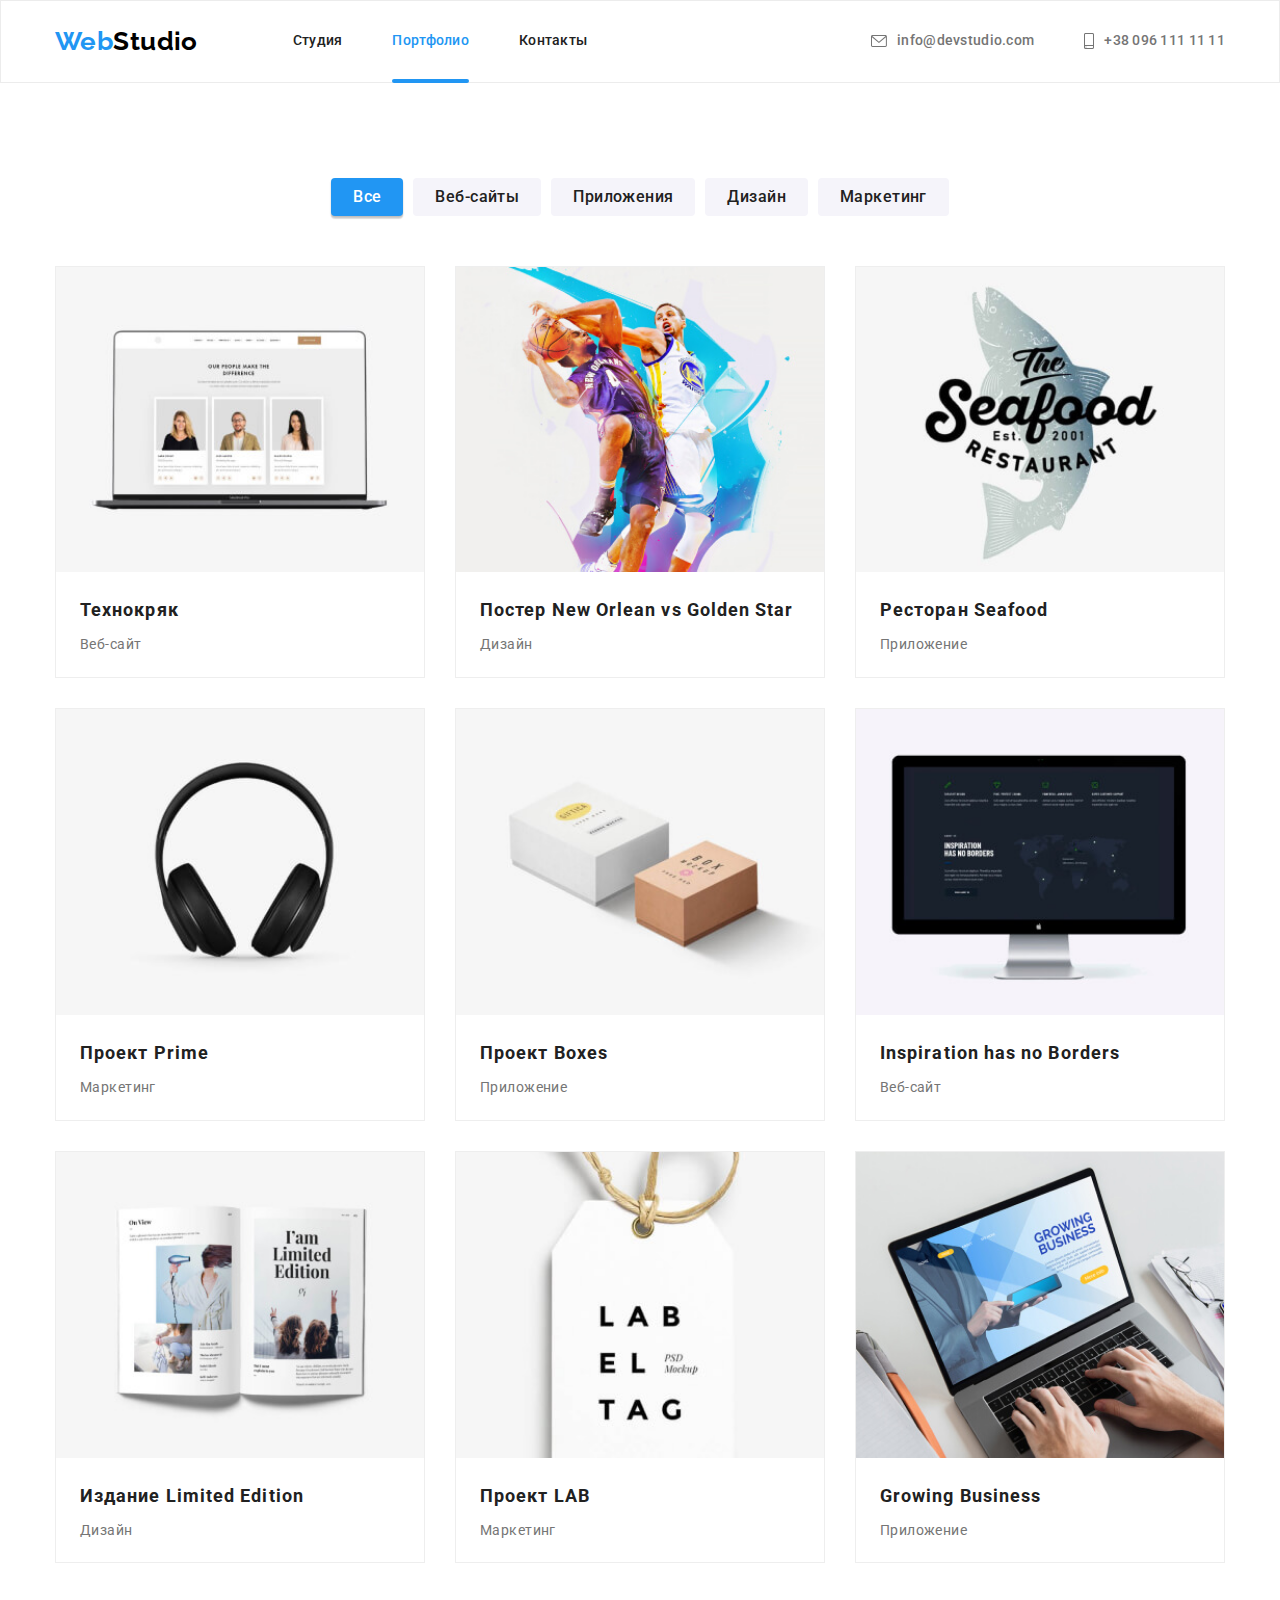
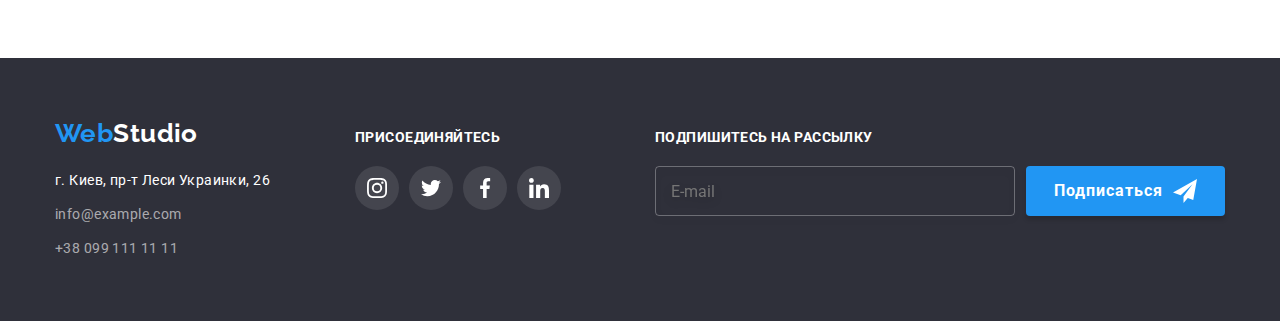
<file: portfolio/portfolio.html>
<!DOCTYPE html>
<html lang="ru">
  <head>
    <meta charset="UTF-8" />
    <meta http-equiv="X-UA-Compatible" content="IE=edge" />
    <meta name="viewport" content="width=device-width, initial-scale=1.0" />
    <title>Portfolio</title>
    <link rel="preconnect" href="https://fonts.gstatic.com" />
    <link
      href="https://fonts.googleapis.com/css2?family=Raleway:wght@700&family=Roboto:wght@400;500;700;900&display=swap"
      rel="stylesheet"
    />
    <link
      rel="stylesheet"
      href="https://cdnjs.cloudflare.com/ajax/libs/modern-normalize/1.0.0/modern-normalize.css"
    />
    <link rel="stylesheet" href="../css/main.css" />
  </head>
  <body>
    <!-- Шапка портфолио -->
    <header class="head">
      <div class="container head__container">
        <nav class="nav">
          <a class="logo head__logo" lang="en" href="">
            <span>Web</span>Studio</a
          >
          <ul class="menu list">
            <li class="menu__item">
              <a class="link head__link nav__link" href="../index.html"
                >Студия</a
              >
            </li>
            <li class="menu__item">
              <a class="current-page" href="">Портфолио</a>
            </li>
            <li class="menu__item">
              <a class="link head__link nav__link" href="">Контакты</a>
            </li>
          </ul>
        </nav>
        <ul class="tel-mail list">
          <li class="tel-mail__item">
            <a
              class="tel-mail__link link head__link tel-mail__link--mail"
              href="mailto:info@devstudio.com"
            >
              <svg class="tel-mail__icon" width="16px" height="12px">
                <use href="../images/icons/sprite.svg#icon-envelope"></use>
              </svg>
              info@devstudio.com</a
            >
          </li>
          <li class="tel-mail__item">
            <a class="tel-mail__link link head__link tel-mail__link--tel" href="tel:+380961111111">
              <svg class="tel-mail__icon" width="10px" height="16px">
                <use href="../images/icons/sprite.svg#icon-smartphone"></use>
              </svg>
              +38 096 111 11 11</a
            >
          </li>
        </ul>
        <button class="mobile-menu__btn" data-menu-button>
        <svg class="mobile-menu__btn--icon cursors" width="40" height="40">
          <use class="mobile-menu__btn--icon-menu" href="../images/icons/sprite.svg#icon-menu"></use>
          <use class="mobile-menu__btn--icon-close" href="../images/icons/sprite.svg#icon-drop-cross"></use>
        </svg>
      </button>
      </div>
      
    
    <div class="mobile-menu" data-menu>
        <ul class="mobile-menu__list list">
          <li class="mobile-menu__item">
            <a class="link" href="../index.html">Студия</a>
          </li>
          <li class="mobile-menu__item mobile-menu__current-page">
            <a
              class="link"
              href=""
              >Портфолио</a
            >
          </li>
          <li class="mobile-menu__item">
            <a class="link" href="">Контакты</a>
          </li>
        </ul>
        <ul class="mobile-tel-mail list">
          <li class="mobile-tel-mail__item--tel">
            <a class="tel-mail__link link" href="tel:+380961111111">
              
              +38 096 111 11 11</a
            >
          </li>
          <li class="mobile-tel-mail__item--mail">
            <a
              class="tel-mail__link link "
              href="mailto:info@devstudio.com"
            >
              
              info@devstudio.com</a
            >
          </li>
        </ul>
        <ul class="mobile-socials__list list">
          <li class="mobile-socials__item"><a href="" class="link mobile-socials__link">Instagram</a></li>
          <li class="mobile-socials__item"><a href="" class="link mobile-socials__link">Twitter</a></li>
          <li class="mobile-socials__item"><a href="" class="link mobile-socials__link">Facebook</a></li>
          <li class="mobile-socials__item"><a href="" class="link mobile-socials__link">LinkedIn</a></li>
        </ul>
    </div>
    </header>
    <!-- уникальный сектор портфолио -->
    <main>
      <section class="section portfolio">
        <div class="container">
          <h1 class="visually-hidden">Фильтр</h1>

          <ul class="list filter">
            <li class="filter__menu">
              <button class="filter__btn cursors default-btn" type="button">
                Все
              </button>
            </li>
            <li class="filter__menu">
              <button class="filter__btn cursors" type="button">
                Веб-сайты
              </button>
            </li>
            <li class="filter__menu">
              <button class="filter__btn cursors" type="button">
                Приложения
              </button>
            </li>
            <li class="filter__menu">
              <button class="filter__btn cursors" type="button">Дизайн</button>
            </li>
            <li class="filter__menu">
              <button class="filter__btn cursors" type="button">
                Маркетинг
              </button>
            </li>
          </ul>

          <ul class="list card-set">
            <li class="filter__item">
              <a href="" class="filter__link">
                <div class="overlay__container">
                  <picture>
                
                    <source srcset="../images/mobile/portfolio/portfolio1.jpg 1x, ../images/mobile/portfolio/portfolio1@2x.jpg 2x" media="(max-width: 767.98px)"/>
                    <source srcset="../images/tablet/portfolio/portfolio1.jpg 1x, ../images/tablet/portfolio/portfolio1@2x.jpg 2x" media="(min-width: 768px)"/>
                    <source srcset="../images/desktop/portfolio/portfolio1.jpg 1x, ../images/desktop/portfolio/portfolio1@2x.jpg 2x" media="(min-width: 1200px)"/>
                    <img src="../images/desktop/portfolio/portfolio1.jpg" width="370" alt="Ноутбук" />
                  </picture>
                  
                  <div class="overlay__txt--container">
                    <p class="overlay__txt">
                      Технокряк это современная площадка распространения
                      коронавируса. Компании используют эту платформу для
                      цифрового шпионажа и атак на защищённые сервера
                      конкурентов.
                    </p>
                  </div>
                </div>
                <div class="suggestion">
                  <h3 class="suggestion__title">Технокряк</h3>
                  <p>Веб-сайт</p>
                </div></a
              >
            </li>
            <li class="filter__item">
              <a href="" class="filter__link">
                <div class="overlay__container">
                  <picture>
                
                    <source srcset="../images/mobile/portfolio/portfolio2.jpg 1x, ../images/mobile/portfolio/portfolio2@2x.jpg 2x" media="(max-width: 767.98px)"/>
                    <source srcset="../images/tablet/portfolio/portfolio2.jpg 1x, ../images/tablet/portfolio/portfolio2@2x.jpg 2x" media="(min-width: 768px)"/>
                    <source srcset="../images/desktop/portfolio/portfolio2.jpg 1x, ../images/desktop/portfolio/portfolio2@2x.jpg 2x" media="(min-width: 1200px)"/>
                    <img
                    src="../images/desktop/portfolio/portfolio2.jpg"
                    width="370"
                    alt="Два баскетболиста"
                  />
                  </picture>
                  
                  <div class="overlay__txt--container">
                    <p class="overlay__txt">
                      Технокряк это современная площадка распространения
                      коронавируса. Компании используют эту платформу для
                      цифрового шпионажа и атак на защищённые сервера
                      конкурентов.
                    </p>
                  </div>
                </div>
                <div class="suggestion">
                  <h3 class="suggestion__title">
                    Постер New Orlean vs Golden Star
                  </h3>
                  <p>Дизайн</p>
                </div></a
              >
            </li>
            <li class="filter__item">
              <a href="" class="filter__link">
                <div class="overlay__container">
                  <picture>
                
                    <source srcset="../images/mobile/portfolio/portfolio3.jpg 1x, ../images/mobile/portfolio/portfolio3@2x.jpg 2x" media="(max-width: 767.98px)"/>
                    <source srcset="../images/tablet/portfolio/portfolio3.jpg 1x, ../images/tablet/portfolio/portfolio3@2x.jpg 2x" media="(min-width: 768px)"/>
                    <source srcset="../images/desktop/portfolio/portfolio3.jpg 1x, ../images/desktop/portfolio/portfolio3@2x.jpg 2x" media="(min-width: 1200px)"/>
                    <img src="../images/desktop/portfolio/portfolio3.jpg" width="370" alt="Рыба" />
                  </picture>
                  
                  <div class="overlay__txt--container">
                    <p class="overlay__txt">
                      Технокряк это современная площадка распространения
                      коронавируса. Компании используют эту платформу для
                      цифрового шпионажа и атак на защищённые сервера
                      конкурентов.
                    </p>
                  </div>
                </div>
                <div class="suggestion">
                  <h3 class="suggestion__title">Ресторан Seafood</h3>
                  <p>Приложение</p>
                </div></a
              >
            </li>
            <li class="filter__item">
              <a href="" class="filter__link">
                <div class="overlay__container">
                  <picture>
                
                    <source srcset="../images/mobile/portfolio/portfolio4.jpg 1x, ../images/mobile/portfolio/portfolio4@2x.jpg 2x" media="(max-width: 767.98px)"/>
                    <source srcset="../images/tablet/portfolio/portfolio4.jpg 1x, ../images/tablet/portfolio/portfolio4@2x.jpg 2x" media="(min-width: 768px)"/>
                    <source srcset="../images/desktop/portfolio/portfolio4.jpg 1x, ../images/desktop/portfolio/portfolio4@2x.jpg 2x" media="(min-width: 1200px)"/>
                    <img src="../images/desktop/portfolio/portfolio4.jpg" width="370" alt="Наушники" />
                  </picture>
                  
                  <div class="overlay__txt--container">
                    <p class="overlay__txt">
                      Технокряк это современная площадка распространения
                      коронавируса. Компании используют эту платформу для
                      цифрового шпионажа и атак на защищённые сервера
                      конкурентов.
                    </p>
                  </div>
                </div>
                <div class="suggestion">
                  <h3 class="suggestion__title">Проект Prime</h3>
                  <p>Маркетинг</p>
                </div></a
              >
            </li>
            <li class="filter__item">
              <a href="" class="filter__link">
                <div class="overlay__container">
                  <picture>
                
                    <source srcset="../images/mobile/portfolio/portfolio5.jpg 1x, ../images/mobile/portfolio/portfolio5@2x.jpg 2x" media="(max-width: 767.98px)"/>
                    <source srcset="../images/tablet/portfolio/portfolio5.jpg 1x, ../images/tablet/portfolio/portfolio5@2x.jpg 2x" media="(min-width: 768px)"/>
                    <source srcset="../images/desktop/portfolio/portfolio5.jpg 1x, ../images/desktop/portfolio/portfolio5@2x.jpg 2x" media="(min-width: 1200px)"/>
                    <img
                    src="../images/desktop/portfolio/portfolio5.jpg"
                    width="370"
                    alt="Две коробки"
                  />
                  </picture>
                  
                  <div class="overlay__txt--container">
                    <p class="overlay__txt">
                      Технокряк это современная площадка распространения
                      коронавируса. Компании используют эту платформу для
                      цифрового шпионажа и атак на защищённые сервера
                      конкурентов.
                    </p>
                  </div>
                </div>
                <div class="suggestion">
                  <h3 class="suggestion__title">Проект Boxes</h3>
                  <p>Приложение</p>
                </div></a
              >
            </li>
            <li class="filter__item">
              <a href="" class="filter__link">
                <div class="overlay__container">
                  <picture>
                
                    <source srcset="../images/mobile/portfolio/portfolio6.jpg 1x, ../images/mobile/portfolio/portfolio6@2x.jpg 2x" media="(max-width: 767.98px)"/>
                    <source srcset="../images/tablet/portfolio/portfolio6.jpg 1x, ../images/tablet/portfolio/portfolio6@2x.jpg 2x" media="(min-width: 768px)"/>
                    <source srcset="../images/desktop/portfolio/portfolio6.jpg 1x, ../images/desktop/portfolio/portfolio6@2x.jpg 2x" media="(min-width: 1200px)"/>
                    <img src="../images/desktop/portfolio/portfolio6.jpg" width="370" alt="Экран" />
                  </picture>
                  
                  <div class="overlay__txt--container">
                    <p class="overlay__txt">
                      Технокряк это современная площадка распространения
                      коронавируса. Компании используют эту платформу для
                      цифрового шпионажа и атак на защищённые сервера
                      конкурентов.
                    </p>
                  </div>
                </div>
                <div class="suggestion">
                  <h3 class="suggestion__title" lang="en">
                    Inspiration has no Borders
                  </h3>
                  <p>Веб-сайт</p>
                </div></a
              >
            </li>
            <li class="filter__item">
              <a href="" class="filter__link">
                <div class="overlay__container">
                  <picture>
                
                    <source srcset="../images/mobile/portfolio/portfolio7.jpg 1x, ../images/mobile/portfolio/portfolio7@2x.jpg 2x" media="(max-width: 767.98px)"/>
                    <source srcset="../images/tablet/portfolio/portfolio7.jpg 1x, ../images/tablet/portfolio/portfolio7@2x.jpg 2x" media="(min-width: 768px)"/>
                    <source srcset="../images/desktop/portfolio/portfolio7.jpg 1x, ../images/desktop/portfolio/portfolio7@2x.jpg 2x" media="(min-width: 1200px)"/>
                    <img src="../images/desktop/portfolio/portfolio7.jpg" width="370" alt="Книга" />
                  </picture>
                  
                  <div class="overlay__txt--container">
                    <p class="overlay__txt">
                      Технокряк это современная площадка распространения
                      коронавируса. Компании используют эту платформу для
                      цифрового шпионажа и атак на защищённые сервера
                      конкурентов.
                    </p>
                  </div>
                </div>
                <div class="suggestion">
                  <h3 class="suggestion__title">Издание Limited Edition</h3>
                  <p>Дизайн</p>
                </div></a
              >
            </li>
            <li class="filter__item">
              <a href="" class="filter__link">
                <div class="overlay__container">
                  <picture>
                
                    <source srcset="../images/mobile/portfolio/portfolio8.jpg 1x, ../images/mobile/portfolio/portfolio8@2x.jpg 2x" media="(max-width: 767.98px)"/>
                    <source srcset="../images/tablet/portfolio/portfolio8.jpg 1x, ../images/tablet/portfolio/portfolio8@2x.jpg 2x" media="(min-width: 768px)"/>
                    <source srcset="../images/desktop/portfolio/portfolio8.jpg 1x, ../images/desktop/portfolio/portfolio8@2x.jpg 2x" media="(min-width: 1200px)"/>
                    <img
                    src="../images/desktop/portfolio/portfolio8.jpg"
                    width="370"
                    alt="Какая-то хрень"
                  />
                  </picture>
                  
                  <div class="overlay__txt--container">
                    <p class="overlay__txt">
                      Технокряк это современная площадка распространения
                      коронавируса. Компании используют эту платформу для
                      цифрового шпионажа и атак на защищённые сервера
                      конкурентов.
                    </p>
                  </div>
                </div>
                <div class="suggestion">
                  <h3 class="suggestion__title">Проект LAB</h3>
                  <p>Маркетинг</p>
                </div></a
              >
            </li>
            <li class="filter__item">
              <a href="" class="filter__link">
                <div class="overlay__container">
                  <picture>
                
                    <source srcset="../images/mobile/portfolio/portfolio9.jpg 1x, ../images/mobile/portfolio/portfolio9@2x.jpg 2x" media="(max-width: 767.98px)"/>
                    <source srcset="../images/tablet/portfolio/portfolio9.jpg 1x, ../images/tablet/portfolio/portfolio9@2x.jpg 2x" media="(min-width: 768px)"/>
                    <source srcset="../images/desktop/portfolio/portfolio9.jpg 1x, ../images/desktop/portfolio/portfolio9@2x.jpg 2x" media="(min-width: 1200px)"/>
                    <img
                    src="../images/desktop/portfolio/portfolio9.jpg"
                    width="370"
                    alt=" Ноутбук и крепкие, мужские руки"
                  />
                  </picture>
                  
                  <div class="overlay__txt--container">
                    <p class="overlay__txt">
                      Технокряк это современная площадка распространения
                      коронавируса. Компании используют эту платформу для
                      цифрового шпионажа и атак на защищённые сервера
                      конкурентов.
                    </p>
                  </div>
                </div>
                <div class="suggestion">
                  <h3 class="suggestion__title">Growing Business</h3>
                  <p>Приложение</p>
                </div></a
              >
            </li>
          </ul>
        </div>
      </section>
    </main>
    <!-- низ страницы -->
    <footer class="dark-bg footer">
      <div class="container footer__container">
        <div class="footer__container--small">
          <div class="info-about">
            <a class="link logo footer__logo" lang="en" href="">
              <span>Web</span>Studio</a
            >
            <address class="address">
              <a
                class="link address__link"
                href="https://goo.gl/maps/kLFrnwB74S1Tniot8"
                >г. Киев, пр-т Леси Украинки, 26</a
              >
              <ul class="list">
                <li class="address__item">
                  <a class="link" href="mailto:info@example.com"
                    >info@example.com</a
                  >
                </li>
                <li class="address__item">
                  <a class="link" href="tel:+380991111111">+38 099 111 11 11</a>
                </li>
              </ul>
            </address>
          </div>
          <div class="join">
            <p class="title--uppercase">Присоединяйтесь</p>
            <ul class="list footer__socials">
              <li class="footer__socials__item">
                <a
                  href=""
                  class="footer__socials__icon--link"
                  target="_blank"
                  rel="noopener noreferrer"
                >
                  <svg class="footer__socials__icon--svg">
                    <use href="../images/icons/sprite.svg#icon-instagram"></use>
                  </svg>
                </a>
              </li>
              <li class="footer__socials__item">
                <a
                  href=""
                  class="footer__socials__icon--link"
                  target="_blank"
                  rel="noopener noreferrer"
                >
                  <svg class="footer__socials__icon--svg">
                    <use href="../images/icons/sprite.svg#icon-twitter"></use>
                  </svg>
                </a>
              </li>
              <li class="footer__socials__item">
                <a
                  href=""
                  class="footer__socials__icon--link"
                  target="_blank"
                  rel="noopener noreferrer"
                >
                  <svg class="footer__socials__icon--svg">
                    <use href="../images/icons/sprite.svg#icon-facebook"></use>
                  </svg>
                </a>
              </li>
              <li class="footer__socials__item">
                <a
                  href=""
                  class="footer__socials__icon--link"
                  target="_blank"
                  rel="noopener noreferrer"
                >
                  <svg class="footer__socials__icon--svg">
                    <use href="../images/icons/sprite.svg#icon-linkedin"></use>
                  </svg>
                </a>
              </li>
            </ul>
          </div>
        </div>
        <div class="subscribe">
          <p class="title--uppercase">Подпишитесь на рассылку</p>
          <form class="subscribe__form">
            <input
              type="email"
              name="user-mail"
              placeholder="E-mail"
              class="subscribe__field"
            />
            <button class="button cursors subscribe__btn" type="submit">
              Подписаться
              <svg class="subscribe__svg">
                <use href="../images/icons/sprite.svg#icon-send"></use>
              </svg>
            </button>
          </form>
        </div>
      </div>
    </footer>
    <script src="../js/menu.js" ></script>
  </body>
</html>
</file>
<file: css/main.css>
:root {
  --accent-color: #2196f3;
  --titles-color: #212121;
  --main-text-color: #757575;
  --dark-bg-text: #ffffff;
  --mail-tel-color: rgba(255, 255, 255, 0.6);
  --logo-black-cl: #000000;
  --icons-fill: #afb1b8;
  --dark-background: #2f303a;
  --second-background: #f5f4fa;
  --main-font: "Roboto", sans-serif;
  --logo-font: "Raleway", sans-serif;
}

html {
  box-sizing: border-box;
}

*,
*::before,
*::after {
  box-sizing: inherit;
}

body {
  font-family: var(--main-font);
  font-size: 14px;
  font-weight: 400;
  line-height: 1.71;
  letter-spacing: 0.03em;
  color: var(--main-text-color);
}

img {
  display: block;
  width: 100%;
  height: auto;
}

h1,
h2,
h3,
h4,
h5,
h6,
p {
  margin: 0;
}

.visually-hidden {
  position: absolute !important;
  clip: rect(1px 1px 1px 1px);
  clip: rect(1px, 1px, 1px, 1px);
  padding: 0 !important;
  border: 0 !important;
  height: 1px !important;
  width: 1px !important;
  overflow: hidden;
}

.link {
  color: inherit;
  text-decoration: none;
  transition-property: color;
  transition-duration: 250ms;
  transition-timing-function: cubic-bezier(0.4, 0, 0.2, 1);
}

.link:hover, .link:focus {
  color: var(--accent-color);
}

.cursors {
  cursor: pointer;
}

.list {
  list-style: none;
  margin: 0;
  padding-left: 0;
}

.container {
  width: 100%;
  padding-right: 15px;
  padding-left: 15px;
}

@media screen and (min-width: 480px) {
  .container {
    max-width: 480px;
    margin-right: auto;
    margin-left: auto;
  }
}

@media screen and (min-width: 768px) {
  .container {
    max-width: 768px;
  }
}

@media screen and (min-width: 1200px) {
  .container {
    max-width: 1200px;
  }
}

.card-set {
  display: flex;
  flex-wrap: wrap;
  margin-left: -30px;
  margin-top: -30px;
}

.item {
  margin-left: 30px;
  margin-top: 30px;
}

.address {
  font-style: inherit;
}

.address__link {
  color: var(--dark-bg-text);
}

.address__item a {
  color: var(--mail-tel-color);
}

.address__item {
  display: flex;
  justify-content: center;
  margin-top: 10px;
}

@media screen and (min-width: 1200px) {
  .address__item {
    justify-content: start;
  }
}

.menu {
  display: none;
}

@media screen and (min-width: 768px) {
  .menu {
    display: inline-flex;
  }
}

.menu__item:not(:last-child) {
  margin-right: 50px;
}

.socials {
  margin-top: 16px;
  display: inline-flex;
}

.socials__item:not(:last-child) {
  margin-right: 10px;
}

.socials__icon--link {
  display: flex;
  align-items: center;
  justify-content: center;
  width: 44px;
  height: 44px;
  border-radius: 50%;
  background-color: var(--dark-bg-text);
  transition-property: background-color;
  transition-duration: 250ms;
  transition-timing-function: cubic-bezier(0.4, 0, 0.2, 1);
}

.socials__icon--link:hover, .socials__icon--link:focus {
  background-color: var(--accent-color);
}

.socials__icon--link:hover .socials__icon--svg,
.socials__icon--link:focus .socials__icon--svg {
  fill: var(--dark-bg-text);
}

.socials__icon--svg {
  width: 20px;
  height: 20px;
  fill: var(--icons-fill);
  transition-property: fill;
  transition-duration: 250ms;
  transition-timing-function: cubic-bezier(0.4, 0, 0.2, 1);
}

.logo {
  padding-top: 25px;
  padding-bottom: 25px;
  text-decoration: none;
  color: var(--logo-black-cl);
  font-family: var(--logo-font);
  font-weight: bold;
  font-size: 24px;
  line-height: 1.19;
}

@media screen and (min-width: 1200px) {
  .logo {
    font-size: 26px;
  }
}

.logo > span {
  color: var(--accent-color);
}

.button {
  margin-right: auto;
  margin-left: auto;
  padding: 10px 32px;
  font-weight: bold;
  font-size: 16px;
  line-height: 1.87;
  display: flex;
  align-items: center;
  text-align: center;
  letter-spacing: 0.06em;
  border-style: none;
  color: var(--dark-bg-text);
  background-color: var(--accent-color);
  box-shadow: 0px 4px 4px rgba(0, 0, 0, 0.15);
  border-radius: 4px;
}

.title--uppercase {
  margin-bottom: 20px;
  font-size: 14px;
  font-weight: 700;
  line-height: 1.14;
  text-transform: uppercase;
  text-align: unset;
  color: var(--dark-bg-text);
}

.main-page-title {
  margin-bottom: 30px;
  font-weight: 900;
  font-size: 26px;
  line-height: 1.36;
  text-align: center;
  letter-spacing: 0.06em;
  text-transform: uppercase;
  color: var(--dark-bg-text);
}

@media screen and (min-width: 1200px) {
  .main-page-title {
    font-size: 44px;
  }
}

.backdrop {
  position: fixed;
  top: 0;
  left: 0;
  width: 100%;
  height: 100%;
  background: rgba(0, 0, 0, 0.2);
  overflow: auto;
  transition: visibility 250ms cubic-bezier(0.4, 0, 0.2, 1), opacity 250ms cubic-bezier(0.4, 0, 0.2, 1);
}

.modal {
  position: absolute;
  top: 50%;
  left: 50%;
  transform: translate(-50%, -50%);
  width: 100%;
  max-height: 100%;
  background-color: var(--dark-bg-text);
  padding: 40px;
  transition: tranform 250ms cubic-bezier(0.4, 0, 0.2, 1), opacity 250ms cubic-bezier(0.4, 0, 0.2, 1);
}

@media screen and (min-width: 480px) {
  .modal {
    width: 450px;
    height: 609px;
  }
}

@media screen and (min-width: 1200px) {
  .modal {
    width: 528px;
    height: 581px;
  }
}

.modal__close--btn {
  position: absolute;
  padding: 0;
  right: 8px;
  top: 8px;
  display: flex;
  align-items: center;
  justify-content: center;
  width: 30px;
  height: 30px;
  border-radius: 50%;
  border: 1px solid rgba(0, 0, 0, 0.1);
  background-color: var(--dark-bg-text);
  box-sizing: border-box;
}

.modal__close--btn:focus .modal__close--svg,
.modal__close--btn:hover .modal__close--svg {
  fill: var(--accent-color);
}

.modal__close--svg {
  fill: var(--logo-black-cl);
  width: 11px;
  height: 11px;
  border-radius: 50%;
  background-color: var(--dark-bg-text);
  transition-property: fill;
  transition-duration: 250ms;
  transition-timing-function: cubic-bezier(0.4, 0, 0.2, 1);
}

.modal__form--container {
  display: block;
  position: relative;
  width: 100%;
  height: 100%;
}

.modal__form--svg {
  position: absolute;
  left: 14px;
  top: 54%;
  display: inline-block;
  fill: var(--titles-color);
  transition-property: fill;
  transition-duration: 250ms;
  transition-timing-function: cubic-bezier(0.4, 0, 0.2, 1);
}

.modal__form--title {
  font-weight: 700;
  font-size: 20px;
  line-height: 1.15;
  text-align: center;
  color: var(--titles-color);
}

.modal__form--field {
  padding-left: 42px;
  padding-top: 4px;
  height: 40px;
  width: 100%;
  background: transparent;
  border: 1px solid rgba(33, 33, 33, 0.2);
  border-radius: 4px;
  outline: none;
  font-size: 16px;
}

.modal__form--field:-webkit-autofill, .modal__form--field:-webkit-autofill:hover, .modal__form--field:-webkit-autofill:focus {
  -webkit-text-fill-color: var(--logo-black-cl);
  -webkit-box-shadow: 0 0 0px 1000px var(--dark-bg-text) inset;
}

.modal__form--field:focus {
  border-color: var(--accent-color);
}

.modal__form--field:focus + .modal__form--svg {
  fill: var(--accent-color);
}

.modal__form--message {
  height: 120px;
  resize: none;
  padding: 12px 16px;
}

.modal__form--label {
  display: block;
  margin-top: 10px;
  font-size: 12px;
  line-height: 1.17;
  letter-spacing: 0.01em;
}

.modal__btn {
  margin-top: 30px;
}

.is-hidden {
  opacity: 0;
  visibility: hidden;
  pointer-events: none;
}

.mobile-menu {
  position: fixed;
  display: flex;
  flex-direction: column;
  top: 0;
  left: 100%;
  width: 100%;
  height: 100vh;
  padding: 50px 40px;
  background-color: var(--dark-bg-text);
  transition: 250ms cubic-bezier(0.4, 0, 0.2, 1), opacity 250ms cubic-bezier(0.4, 0, 0.2, 1);
  z-index: 99;
}

.mobile-menu.is-open {
  left: 0;
}

@media screen and (min-width: 768px) {
  .mobile-menu {
    display: none;
  }
}

.mobile-menu__list {
  margin-bottom: auto;
  font-weight: 500;
  font-size: 40px;
  line-height: 1.17;
  letter-spacing: 0.02em;
  color: var(--titles-color);
}

.mobile-menu__btn--icon-close {
  transition-property: color;
  transition-duration: 250ms;
  transition-timing-function: cubic-bezier(0.4, 0, 0.2, 1);
}

.mobile-menu__btn--icon-close:hover, .mobile-menu__btn--icon-close:focus {
  color: var(--accent-color);
}

.mobile-menu__btn--icon-menu {
  transition-property: color;
  transition-duration: 250ms;
  transition-timing-function: cubic-bezier(0.4, 0, 0.2, 1);
}

.mobile-menu__btn--icon-menu:hover, .mobile-menu__btn--icon-menu:focus {
  color: var(--accent-color);
}

.mobile-menu__item:not(:last-child) {
  margin-bottom: 32px;
}

.mobile-menu__current-page {
  color: var(--accent-color);
}

.mobile-tel-mail__item--mail {
  margin-bottom: 64px;
  font-weight: 500;
  font-size: 24px;
  line-height: 1.67;
  letter-spacing: 0.02em;
}

.mobile-tel-mail__item--mail:focus, .mobile-tel-mail__item--mail:hover {
  color: var(--accent-color);
}

.mobile-tel-mail__item--tel {
  margin-bottom: 32px;
  font-weight: 500;
  font-size: 34px;
  line-height: 1.17;
  letter-spacing: 0.02em;
  color: var(--accent-color);
}

.mobile-socials__list {
  display: flex;
  font-weight: 500;
  font-size: 18px;
  line-height: 1.22;
  letter-spacing: 0.02em;
  color: var(--accent-color);
}

.mobile-socials__item:not(:last-child) {
  margin-right: 20px;
  position: relative;
}

.mobile-socials__item:not(:last-child)::after {
  position: absolute;
  content: "";
  top: 0;
  right: -10px;
  height: 22px;
  width: 0px;
  border: 1px solid rgba(33, 33, 33, 0.2);
}

.mobile-menu__btn {
  width: 40px;
  height: 40px;
  background-color: transparent;
  border: none;
  z-index: 100;
}

.is-open .mobile-menu__btn:focus .mobile-menu__btn--icon,
.is-open .mobile-menu__btn:hover .mobile-menu__btn--icon {
  fill: var(--accent-color);
}

@media screen and (min-width: 768px) {
  .mobile-menu__btn {
    display: none;
  }
}

.mobile-menu__btn--icon {
  transition-property: fill;
  transition-duration: 250ms;
  transition-timing-function: cubic-bezier(0.4, 0, 0.2, 1);
}

.is-open .mobile-menu__btn--icon-menu {
  display: none;
}

.mobile-menu__btn--icon-close {
  display: none;
}

.is-open .mobile-menu__btn--icon-close {
  display: block;
  fill: var(--logo-black-cl);
}

.checkbox__label {
  display: flex;
  align-items: center;
  justify-content: center;
  margin-top: 20px;
  width: 100%;
  font-size: 11px;
}

@media screen and (min-width: 1200px) {
  .checkbox__label {
    font-size: 14px;
  }
}

.checkbox__label::before {
  content: "";
  display: inline-block;
  margin-right: 7px;
  width: 16px;
  height: 16px;
  border: 2px solid var(--logo-black-cl);
  border-radius: 2px;
}

.checkbox:checked + .checkbox__label::before {
  background-image: url(../images/icons/check.svg);
  background-repeat: no-repeat;
  background-position: center;
  background-size: 11px 8px;
  background-color: var(--accent-color);
  border: var(--accent-color);
}

.checkbox__link {
  margin-left: 5px;
  color: var(--accent-color);
}

.current-page {
  display: block;
  position: relative;
  color: var(--accent-color);
  padding-top: 32px;
  padding-bottom: 32px;
  text-decoration: none;
  font-weight: 500;
  font-size: 14px;
  line-height: 1.14;
  letter-spacing: 0.02em;
}

.current-page::after {
  display: block;
  content: "";
  position: absolute;
  width: 100%;
  height: 4px;
  left: 0;
  bottom: -1.5px;
  background: var(--accent-color);
  border-radius: 2px;
}

.overlay {
  padding-top: 27px;
  padding-bottom: 27px;
  width: 100%;
  height: 70px;
  left: 0;
  bottom: 0;
  position: absolute;
  background: rgba(47, 48, 58, 0.8);
}

.overlay__container {
  position: relative;
  overflow: hidden;
}

.overlay__txt--container {
  display: inline-block;
  content: "";
  position: absolute;
  top: 0;
  left: 0;
  width: 100%;
  height: 100%;
  background: rgba(33, 150, 243, 0.9);
  transition-property: opacity, transform;
  transition-duration: 250ms;
  transition-timing-function: cubic-bezier(0.4, 0, 0.2, 1);
  opacity: 0;
  transform: translateY(100%);
}

.overlay__txt--container:hover, .overlay__txt--container:focus {
  opacity: 1;
}

.overlay__txt {
  position: absolute;
  top: 50%;
  left: 50%;
  transform: translate(-50%, -50%);
  width: 322px;
  height: 168px;
  font-size: 18px;
  line-height: 1.56;
  color: var(--dark-bg-text);
  transition-property: opacity;
  transition-duration: 250ms;
  transition-timing-function: cubic-bezier(0.4, 0, 0.2, 1);
}

@media screen and (max-width: 479.98px) {
  .overlay__txt {
    width: 280px;
    font-size: 14px;
  }
}

.nav {
  display: flex;
  align-items: center;
  color: var(--titles-color);
  margin-right: auto;
}

.nav__link {
  display: block;
  position: relative;
}

.nav__link:hover::after, .nav__link:focus::after {
  opacity: 1;
}

.nav__link::after {
  display: block;
  content: "";
  position: absolute;
  width: 100%;
  height: 4px;
  left: 0;
  bottom: -1.5px;
  background: var(--accent-color);
  border-radius: 2px;
  opacity: 0;
  transition-property: opacity;
  transition-duration: 250ms;
  transition-timing-function: cubic-bezier(0.4, 0, 0.2, 1);
}

.tel-mail {
  display: none;
}

@media screen and (min-width: 768px) and (max-width: 1199.98px) {
  .tel-mail {
    display: flex;
    flex-direction: column;
    padding-top: 5px;
    padding-bottom: 5px;
  }
}

@media screen and (min-width: 1200px) {
  .tel-mail {
    display: flex;
  }
}

.tel-mail__item:not(:last-child) {
  margin-right: 50px;
}

@media screen and (min-width: 768px) and (max-width: 1199.98px) {
  .tel-mail__item:not(:last-child) {
    margin-right: 0;
  }
}

.tel-mail__item .tel-mail__link {
  display: flex;
  align-items: center;
}

@media screen and (min-width: 768px) and (max-width: 1199.98px) {
  .tel-mail__item .tel-mail__link--mail {
    padding-top: 15px;
    padding-bottom: 5px;
  }
}

@media screen and (min-width: 768px) and (max-width: 1199.98px) {
  .tel-mail__item .tel-mail__link--tel {
    padding-bottom: 15px;
    padding-top: 5px;
  }
}

.tel-mail__icon {
  margin-right: 10px;
  fill: currentColor;
}

.head {
  border: 1px solid #ececec;
}

.head__logo {
  padding-top: 15px;
  padding-bottom: 15px;
}

@media screen and (min-width: 768px) {
  .head__logo {
    margin-right: 95px;
    padding-top: 25px;
    padding-bottom: 25px;
  }
}

.head__container {
  display: flex;
  align-items: center;
  justify-content: flex-start;
}

.head__link {
  padding-top: 32px;
  padding-bottom: 32px;
  font-weight: 500;
  font-size: 14px;
  line-height: 1.14;
  letter-spacing: 0.02em;
}

.hero {
  padding-top: 118px;
  padding-bottom: 118px;
}

@media screen and (min-width: 1200px) {
  .hero {
    padding-top: 200px;
    padding-bottom: 200px;
  }
}

.hero {
  margin-right: auto;
  margin-left: auto;
  height: 400px;
  max-width: 1600px;
  background-color: var(--dark-background);
  background-image: linear-gradient(to right, rgba(47, 48, 58, 0.4), rgba(47, 48, 58, 0.4)), url(../../images/mobile/hero/hero.jpg);
  background-repeat: no-repeat;
  background-size: cover;
  background-position: center;
}

@media screen and (min-width: 768px) {
  .hero {
    background-image: linear-gradient(to right, rgba(47, 48, 58, 0.4), rgba(47, 48, 58, 0.4)), url(../../images/tablet/hero/Hero.jpg);
  }
}

@media screen and (min-width: 1200px) {
  .hero {
    background-image: linear-gradient(to right, rgba(47, 48, 58, 0.4), rgba(47, 48, 58, 0.4)), url(../../images/bg/background-img.jpg);
    height: 600px;
  }
}

.main-page-title + button {
  text-align: center;
}

.section {
  padding-top: 60px;
}

@media screen and (min-width: 1200px) {
  .section {
    padding-top: 95px;
  }
}

.section__title {
  margin-bottom: 30px;
  font-size: 28px;
  line-height: 1.17;
  text-align: center;
  color: var(--titles-color);
}

@media screen and (min-width: 1200px) {
  .section__title {
    font-size: 36px;
    margin-bottom: 50px;
  }
}

.features {
  padding-top: 60px;
  padding-bottom: 60px;
}

@media screen and (min-width: 1200px) {
  .features {
    padding-top: 95px;
    padding-bottom: 95px;
  }
}

.features__container {
  display: flex;
  align-items: center;
  justify-content: center;
  margin-bottom: 30px;
  width: 100%;
  height: 120px;
  background-color: var(--second-background);
  border-radius: 4px;
}

@media screen and (min-width: 768px) {
  .features__container {
    width: 354px;
    height: 120px;
  }
}

@media screen and (min-width: 1200px) {
  .features__container {
    width: 270px;
    height: 120px;
  }
}

.features__item {
  flex-basis: 100%;
}

@media screen and (min-width: 768px) {
  .features__item {
    width: 354px;
    flex-basis: calc((100% - 2 * 30px) / 2);
  }
}

@media screen and (min-width: 1200px) {
  .features__item {
    width: 270px;
    flex-basis: calc((100% - 4 * 30px) / 4);
  }
}

.features__title {
  margin-bottom: 10px;
  line-height: 1.14;
  text-transform: uppercase;
  color: var(--titles-color);
}

@media screen and (max-width: 767.98px) {
  .features__title {
    text-align: center;
  }
}

.features__icon {
  width: 70px;
  height: 70px;
}

.gallery {
  display: none;
  padding-bottom: 95px;
}

@media screen and (min-width: 1200px) {
  .gallery {
    display: block;
  }
}

.gallery__item {
  flex-basis: calc((100% - 3 * 30px) / 3);
  text-align: center;
  position: relative;
}

.team {
  background-color: var(--second-background);
  padding-bottom: 60px;
  padding-top: 60px;
}

@media screen and (min-width: 1200px) {
  .team {
    padding-bottom: 95px;
    padding-top: 95px;
  }
}

.worker {
  flex-basis: 100%;
  text-align: center;
  background: #ffffff;
  box-shadow: 0px 1px 3px rgba(0, 0, 0, 0.12), 0px 1px 1px rgba(0, 0, 0, 0.14), 0px 2px 1px rgba(0, 0, 0, 0.2);
  border-radius: 0px 0px 4px 4px;
}

@media screen and (min-width: 768px) {
  .worker {
    flex-basis: calc((100% - 2 * 30px) / 2);
  }
}

@media screen and (min-width: 1200px) {
  .worker {
    flex-basis: calc((100% - 4 * 30px) / 4);
  }
}

.worker__name {
  padding: 30px;
}

.worker__name__title {
  font-weight: 500;
  font-size: 16px;
  line-height: 1.18;
  color: var(--titles-color);
  margin-bottom: 10px;
}

.worker__name__item {
  font-size: 16px;
  line-height: 1.18;
  margin-bottom: 0;
}

.clients {
  padding-top: 60px;
  padding-bottom: 60px;
}

@media screen and (min-width: 1200px) {
  .clients {
    padding-top: 95px;
    padding-bottom: 95px;
  }
}

.clients__item {
  flex-basis: calc((100% - 2 * 30px) / 2);
}

@media screen and (min-width: 768px) {
  .clients__item {
    flex-basis: calc((100% - 3 * 30px) / 3);
  }
}

@media screen and (min-width: 1200px) {
  .clients__item {
    flex-basis: calc((100% - 6 * 30px) / 6);
  }
}

.clients__link {
  display: flex;
  align-items: center;
  justify-content: center;
  width: 210px;
  height: 92px;
  border: 1px solid var(--icons-fill);
  box-sizing: border-box;
  border-radius: 4px;
  transition-property: border;
  transition-duration: 250ms;
  transition-timing-function: cubic-bezier(0.4, 0, 0.2, 1);
}

@media screen and (min-width: 768px) {
  .clients__link {
    width: 226px;
  }
}

@media screen and (min-width: 1200px) {
  .clients__link {
    width: 170px;
  }
}

.clients__link:hover, .clients__link:focus {
  border: 1px solid var(--accent-color);
}

.clients__link:hover .clients__icon-svg,
.clients__link:focus .clients__icon-svg {
  fill: var(--accent-color);
}

.clients__icon-svg {
  fill: var(--icons-fill);
  transition-property: fill;
  transition-duration: 250ms;
  transition-timing-function: cubic-bezier(0.4, 0, 0.2, 1);
}

.footer {
  padding-top: 60px;
  padding-bottom: 60px;
}

.footer__logo {
  display: flex;
  justify-content: center;
  margin-bottom: 20px;
  margin-right: auto;
  padding: 0;
  color: var(--dark-bg-text);
}

@media screen and (min-width: 1200px) {
  .footer__logo {
    justify-content: start;
  }
}

@media screen and (min-width: 1200px) {
  .footer__container {
    display: flex;
    align-items: baseline;
  }
}

.footer__container--small {
  display: block;
}

@media screen and (min-width: 768px) {
  .footer__container--small {
    display: flex;
    align-items: baseline;
    justify-content: space-around;
  }
}

.footer__socials {
  display: inline-flex;
}

.footer__socials__item:not(:last-child) {
  margin-right: 10px;
}

.footer__socials__icon--link {
  display: flex;
  align-items: center;
  justify-content: center;
  width: 44px;
  height: 44px;
  border-radius: 50%;
  background-color: rgba(255, 255, 255, 0.1);
  transition-property: background-color;
  transition-duration: 250ms;
  transition-timing-function: cubic-bezier(0.4, 0, 0.2, 1);
}

.footer__socials__icon--link:hover, .footer__socials__icon--link:focus {
  background-color: var(--accent-color);
}

.footer__socials__icon--link:hover .footer__socials__icon--svg,
.footer__socials__icon--link:focus .footer__socials__icon--svg {
  fill: var(--dark-bg-text);
}

.footer__socials__icon--svg {
  width: 20px;
  height: 20px;
  fill: var(--dark-bg-text);
  transition-property: fill;
  transition-duration: 250ms;
  transition-timing-function: cubic-bezier(0.4, 0, 0.2, 1);
}

.info-about {
  width: 270px;
  text-align: center;
}

@media screen and (max-width: 767.98px) {
  .info-about {
    margin-right: auto;
    margin-left: auto;
    margin-bottom: 60px;
  }
}

@media screen and (min-width: 1200px) {
  .info-about {
    text-align: left;
  }
}

.join {
  width: 270px;
  margin-left: auto;
  margin-right: auto;
  text-align: center;
}

@media screen and (min-width: 768px) {
  .join {
    margin-left: 0;
    margin-right: 0;
  }
}

@media screen and (min-width: 1200px) {
  .join {
    margin-left: 30px;
    text-align: left;
  }
}

.subscribe {
  display: block;
  align-items: center;
  justify-content: center;
  margin-top: 60px;
  margin-left: auto;
  margin-right: auto;
  width: 100%;
}

@media screen and (min-width: 1200px) {
  .subscribe {
    margin-left: 30px;
    width: 570px;
    margin-top: 0;
  }
}

@media screen and (min-width: 1200px) {
  .subscribe__form {
    display: flex;
    align-items: center;
    justify-content: space-between;
  }
}

.subscribe__field {
  display: flex;
  margin-right: auto;
  margin-left: auto;
  background: transparent;
  width: 100%;
  height: 50px;
  border: 1px solid rgba(255, 255, 255, 0.3);
  filter: drop-shadow(0px 4px 4px rgba(0, 0, 0, 0.15));
  border-radius: 4px;
  outline: none;
  font-size: 16px;
  line-height: 1.25;
  color: var(--dark-bg-text);
}

@media screen and (min-width: 1200px) {
  .subscribe__field {
    padding-left: 15px;
    width: 360px;
    margin-right: 10px;
  }
}

.subscribe__field:focus {
  border-color: var(--accent-color);
}

.subscribe__btn {
  margin-top: 20px;
  padding: 10px 28px;
}

@media screen and (min-width: 1200px) {
  .subscribe__btn {
    margin-top: 0;
  }
}

.subscribe__svg {
  margin-left: 10px;
  width: 24px;
  height: 24px;
}

@media screen and (max-width: 1199.98px) {
  .subscribe .title--uppercase {
    display: flex;
    align-items: center;
    justify-content: center;
  }
}

.dark-bg {
  background-color: var(--dark-background);
}

.portfolio {
  padding-bottom: 60px;
}

@media screen and (min-width: 1200px) {
  .portfolio {
    padding-bottom: 95px;
  }
}

.filter {
  margin-bottom: 25px;
}

@media screen and (min-width: 768px) {
  .filter {
    display: flex;
    justify-content: center;
    margin-bottom: 40px;
  }
}

@media screen and (min-width: 1200px) {
  .filter {
    margin-bottom: 50px;
  }
}

.filter__menu {
  display: inline-block;
}

@media screen and (max-width: 767.98px) {
  .filter__menu {
    margin-bottom: 15px;
  }
}

.filter__menu:not(:last-child) {
  margin-right: 10px;
}

.filter__item {
  flex-basis: 100%;
  margin-left: 30px;
  margin-top: 30px;
  background-color: var(--dark-bg-text);
  border: 1px solid #eeeeee;
  box-sizing: border-box;
}

@media screen and (min-width: 768px) {
  .filter__item {
    flex-basis: calc((100% - 2 * 30px) / 2);
  }
}

@media screen and (min-width: 1200px) {
  .filter__item {
    flex-basis: calc((100% - 3 * 30px) / 3);
  }
}

.filter__link {
  display: block;
  height: 100%;
  color: inherit;
  text-decoration: none;
  transition-property: box-shadow;
  transition-duration: 250ms;
  transition-timing-function: cubic-bezier(0.4, 0, 0.2, 1);
}

.filter__link:hover, .filter__link:focus {
  box-shadow: 0px 1px 1px rgba(0, 0, 0, 0.12), 0px 4px 4px rgba(0, 0, 0, 0.06), 1px 4px 6px rgba(0, 0, 0, 0.16);
}

.filter__link:hover .overlay__txt--container,
.filter__link:focus .overlay__txt--container {
  opacity: 1;
}

.filter__link:hover .overlay__txt--container,
.filter__link:focus .overlay__txt--container {
  transform: translateY(0);
}

.filter__btn {
  padding: 6px 22px;
  border-style: none;
  border-radius: 4px;
  letter-spacing: inherit;
  font-weight: 500;
  font-size: 16px;
  line-height: 1.62;
  text-align: center;
  color: var(--titles-color);
  background: var(--second-background);
  transition-property: background-color, box-shadow, color;
  transition-duration: 250ms;
  transition-timing-function: cubic-bezier(0.4, 0, 0.2, 1);
}

.filter__btn:hover, .filter__btn:focus {
  color: var(--dark-bg-text);
  background-color: var(--accent-color);
  box-shadow: 0px 3px 1px rgba(0, 0, 0, 0.1), 0px 1px 2px rgba(0, 0, 0, 0.08), 0px 2px 2px rgba(0, 0, 0, 0.12);
}

.default-btn {
  color: var(--dark-bg-text);
  background-color: var(--accent-color);
  box-shadow: 0px 3px 1px rgba(0, 0, 0, 0.1), 0px 1px 2px rgba(0, 0, 0, 0.08), 0px 2px 2px rgba(0, 0, 0, 0.12);
}

.suggestion {
  padding: 20px 24px;
}

.suggestion__title {
  margin-bottom: 5px;
  color: var(--titles-color);
  font-size: 18px;
  line-height: 2;
  letter-spacing: 0.06em;
}
/*# sourceMappingURL=main.css.map */
</file>
